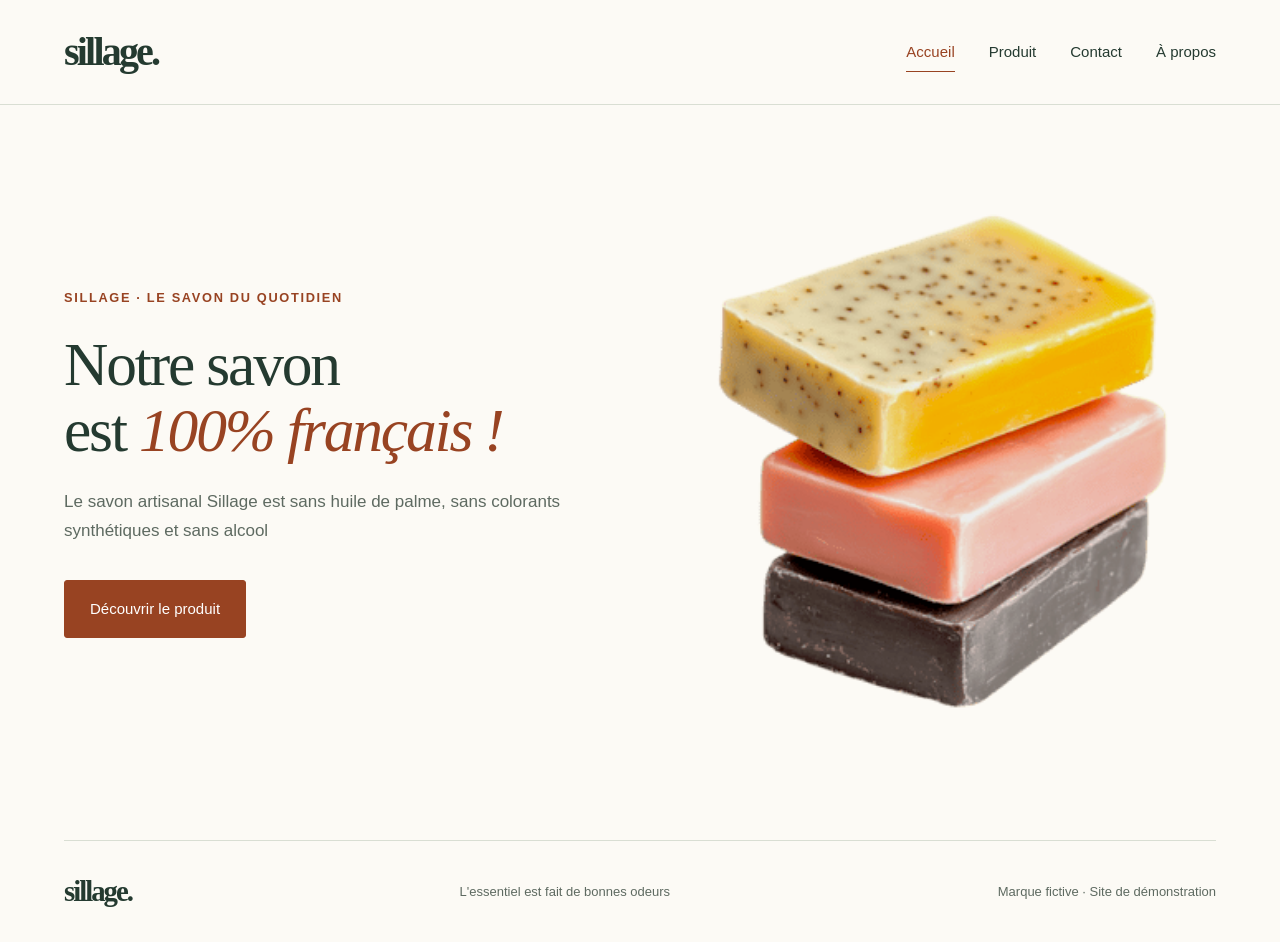
<file: index.html>
<!DOCTYPE html>
<html lang="fr">
<head>
    <meta charset="UTF-8">
    <meta name="viewport" content="width=device-width, initial-scale=1.0">
    <meta name="description" content="Sillage, un modèle de site pour une marque de savon.">
    <title>Accueil — Sillage</title>
    <link rel="icon" type="image/x-icon" href="favicon.ico">

    <link rel="stylesheet" href="styles.css">
</head>
<body>
    <a class="lien-evitement" href="#contenu">Aller au contenu</a>

    <header class="entete">
        <div class="conteneur barre-navigation">
            <a class="logo" href="index.html" aria-label="Sillage, accueil">sillage.</a>

            <nav class="navigation" aria-label="Navigation principale">
                <a href="index.html" aria-current="page">Accueil</a>
                <a href="produit.html">Produit</a>
                <a href="contact.html">Contact</a>
                <a href="a-propos.html">À propos</a>
            </nav>
        </div>
    </header>

    <main id="contenu" class="conteneur">
        <section class="accueil">
            <div class="texte-accueil">
                <p class="surtitre">Sillage · Le savon du quotidien</p>
                <h1>Notre savon<br>est <em>100% français !</em></h1>
                <p class="description">
                    Le savon artisanal Sillage est sans huile de palme,
                    sans colorants synthétiques et sans alcool
                </p>
                <a class="bouton" href="produit.html">Découvrir le produit</a>
            </div>

            <figure class="visuel-produit">
                <img
                    src="images/savon.png"
                    alt="Emplacement prévu pour la photo du savon"
                    width="1000"
                    height="1100"
                    class="photo-produit"
                >
                <figcaption> L'essentiel est fait de bonnes odeurs </figcaption>
            </figure>
        </section>
    </main>

    <footer class="pied-page conteneur">
        <a class="logo" href="index.html">sillage.</a>
        <p>L'essentiel est fait de bonnes odeurs</p>
        <small>Marque fictive · Site de démonstration</small>
    </footer>
</body>
</html>
</file>
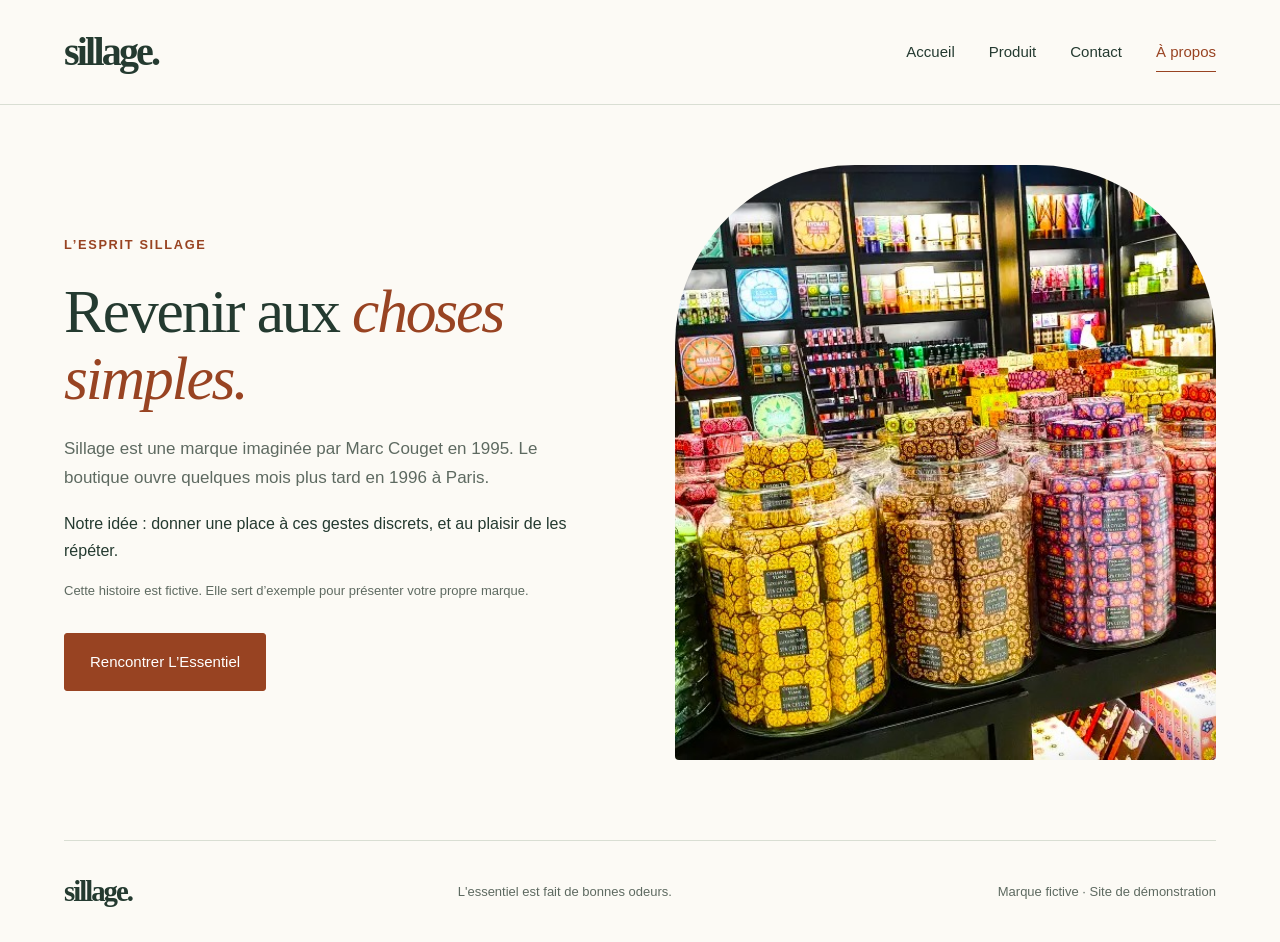
<file: a-propos.html>
<!DOCTYPE html>
<html lang="fr">
<head>
    <meta charset="UTF-8">
    <meta name="viewport" content="width=device-width, initial-scale=1.0">
    <meta name="description" content="Sillage, un modèle de site pour une marque de savon.">
    <title>À propos — Sillage</title>
        <link rel="icon" type="image/x-icon" href="favicon.ico">


    <link rel="stylesheet" href="styles.css">
</head>
<body>
    <a class="lien-evitement" href="#contenu">Aller au contenu</a>

    <header class="entete">
        <div class="conteneur barre-navigation">
            <a class="logo" href="index.html" aria-label="Sillage, accueil">sillage.</a>

            <nav class="navigation" aria-label="Navigation principale">
                <a href="index.html">Accueil</a>
                <a href="produit.html">Produit</a>
                <a href="contact.html">Contact</a>
                <a href="a-propos.html" aria-current="page">À propos</a>
            </nav>
        </div>
    </header>

    <main id="contenu" class="conteneur">
        <section class="a-propos">
            <div>
                <p class="surtitre">L’esprit Sillage</p>
                <h1>Revenir aux <em>choses simples.</em></h1>
                <p class="description">
                    Sillage est une marque imaginée par Marc Couget en 1995.
                    Le boutique ouvre quelques mois plus tard en 1996 à Paris.

                </p>
                <p>
                    Notre idée : donner une place à ces gestes discrets,
                    et au plaisir de les répéter.
                </p>
                <p class="precision">
                    Cette histoire est fictive. Elle sert d’exemple pour présenter votre propre marque.
                </p>
                <a class="bouton" href="produit.html">Rencontrer L’Essentiel</a>
            </div>

            <figure class="visuel-produit">
                <img
                    src="images/atelier.png"
                    alt="Emplacement prévu pour une photo de la marque ou de l’atelier"
                    width="1000"
                    height="1100"
                    class="photo-produit"
                >
                <figcaption>Les coulisses de Sillage.</figcaption>
            </figure>
        </section>
    </main>

    <footer class="pied-page conteneur">
        <a class="logo" href="index.html">sillage.</a>
        <p> L'essentiel est fait de bonnes odeurs. </p>
        <small>Marque fictive · Site de démonstration</small>
    </footer>
</body>
</html>
</file>
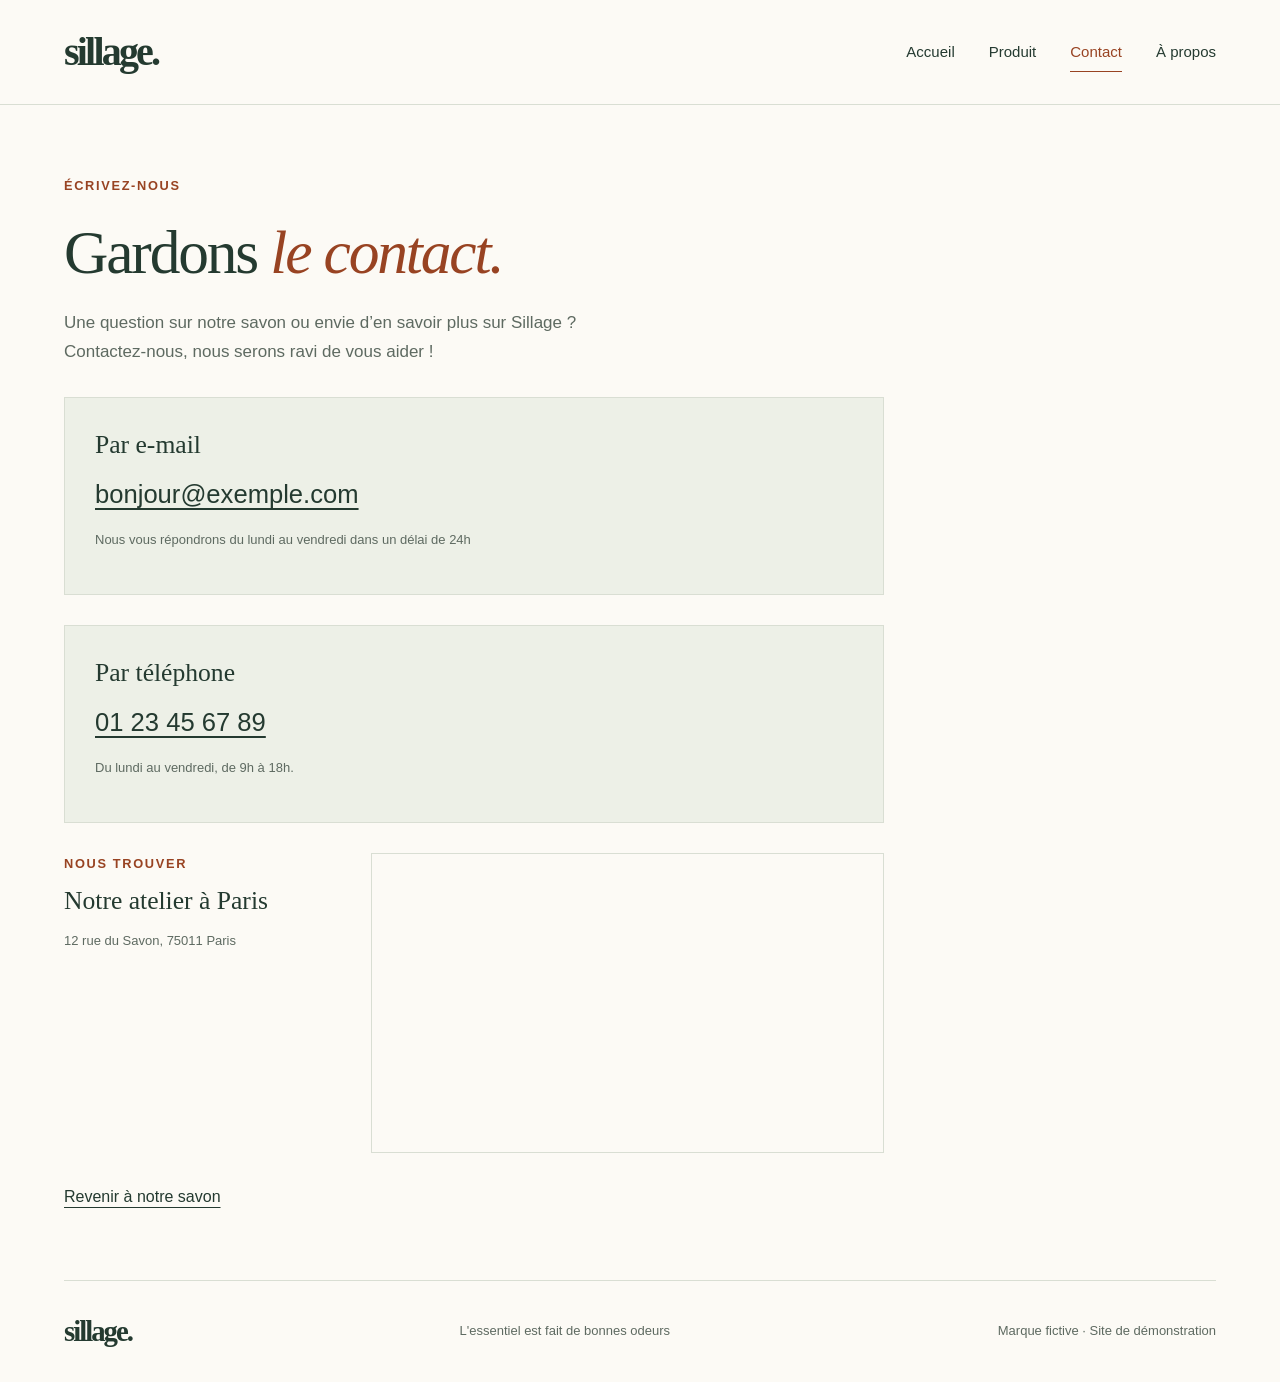
<file: contact.html>
<!DOCTYPE html>
<html lang="fr">
<head>
    <meta charset="UTF-8">
    <meta name="viewport" content="width=device-width, initial-scale=1.0">
    <meta name="description" content="Sillage, un modèle de site pour une marque de savon.">
    <title>Contact — Sillage</title>
    <link rel="icon" type="image/x-icon" href="favicon.ico">

    <link rel="stylesheet" href="styles.css">
</head>
<body>
    <a class="lien-evitement" href="#contenu">Aller au contenu</a>

    <header class="entete">
        <div class="conteneur barre-navigation">
            <a class="logo" href="index.html" aria-label="Sillage, accueil">sillage.</a>

            <nav class="navigation" aria-label="Navigation principale">
                <a href="index.html">Accueil</a>
                <a href="produit.html">Produit</a>
                <a href="contact.html" aria-current="page">Contact</a>
                <a href="a-propos.html">À propos</a>
            </nav>
        </div>
    </header>

    <main id="contenu" class="conteneur">
        <section class="page-texte">
            <p class="surtitre">Écrivez-nous</p>
            <h1>Gardons <em>le contact.</em></h1>
            <p class="description">
                Une question sur notre savon ou envie d’en savoir plus sur Sillage ?
                Contactez-nous, nous serons ravi de vous aider !
            </p>

            <div class="carte-contact">
                <h2>Par e-mail</h2>

                <a class="lien-contact" href="mailto:bonjour@example.com">bonjour@exemple.com</a>
                <p class="precision"> Nous vous répondrons du lundi au vendredi dans un délai de 24h</p>
            </div>

            <div class="carte-contact">
                <h2>Par téléphone</h2>
                <a class="lien-contact" href="tel:+33123456789">01 23 45 67 89</a>
                <p class="precision">Du lundi au vendredi, de 9h à 18h.</p>
            </div>

            <section class="bloc-carte" aria-labelledby="titre-carte">
                <div>
                    <p class="surtitre">Nous trouver</p>
                    <h2 id="titre-carte">Notre atelier à Paris</h2>
                    <p class="precision">12 rue du Savon, 75011 Paris</p>
                </div>
                <iframe
                    class="carte-google"
                    title="Plan d’accès à l’atelier Sillage à Paris"
                    src="https://www.google.com/maps?q=12+rue+du+Savon,+75011+Paris&output=embed"
                    loading="lazy"
                    referrerpolicy="no-referrer-when-downgrade">
                </iframe>
            </section>

            <a class="lien-texte" href="produit.html">Revenir à notre savon</a>
        </section>
    </main>

 
    <footer class="pied-page conteneur">
        <a class="logo" href="index.html">sillage.</a>
        <p>L'essentiel est fait de bonnes odeurs</p>
        <small>Marque fictive · Site de démonstration</small>
    </footer>
</body>
</html>
</file>
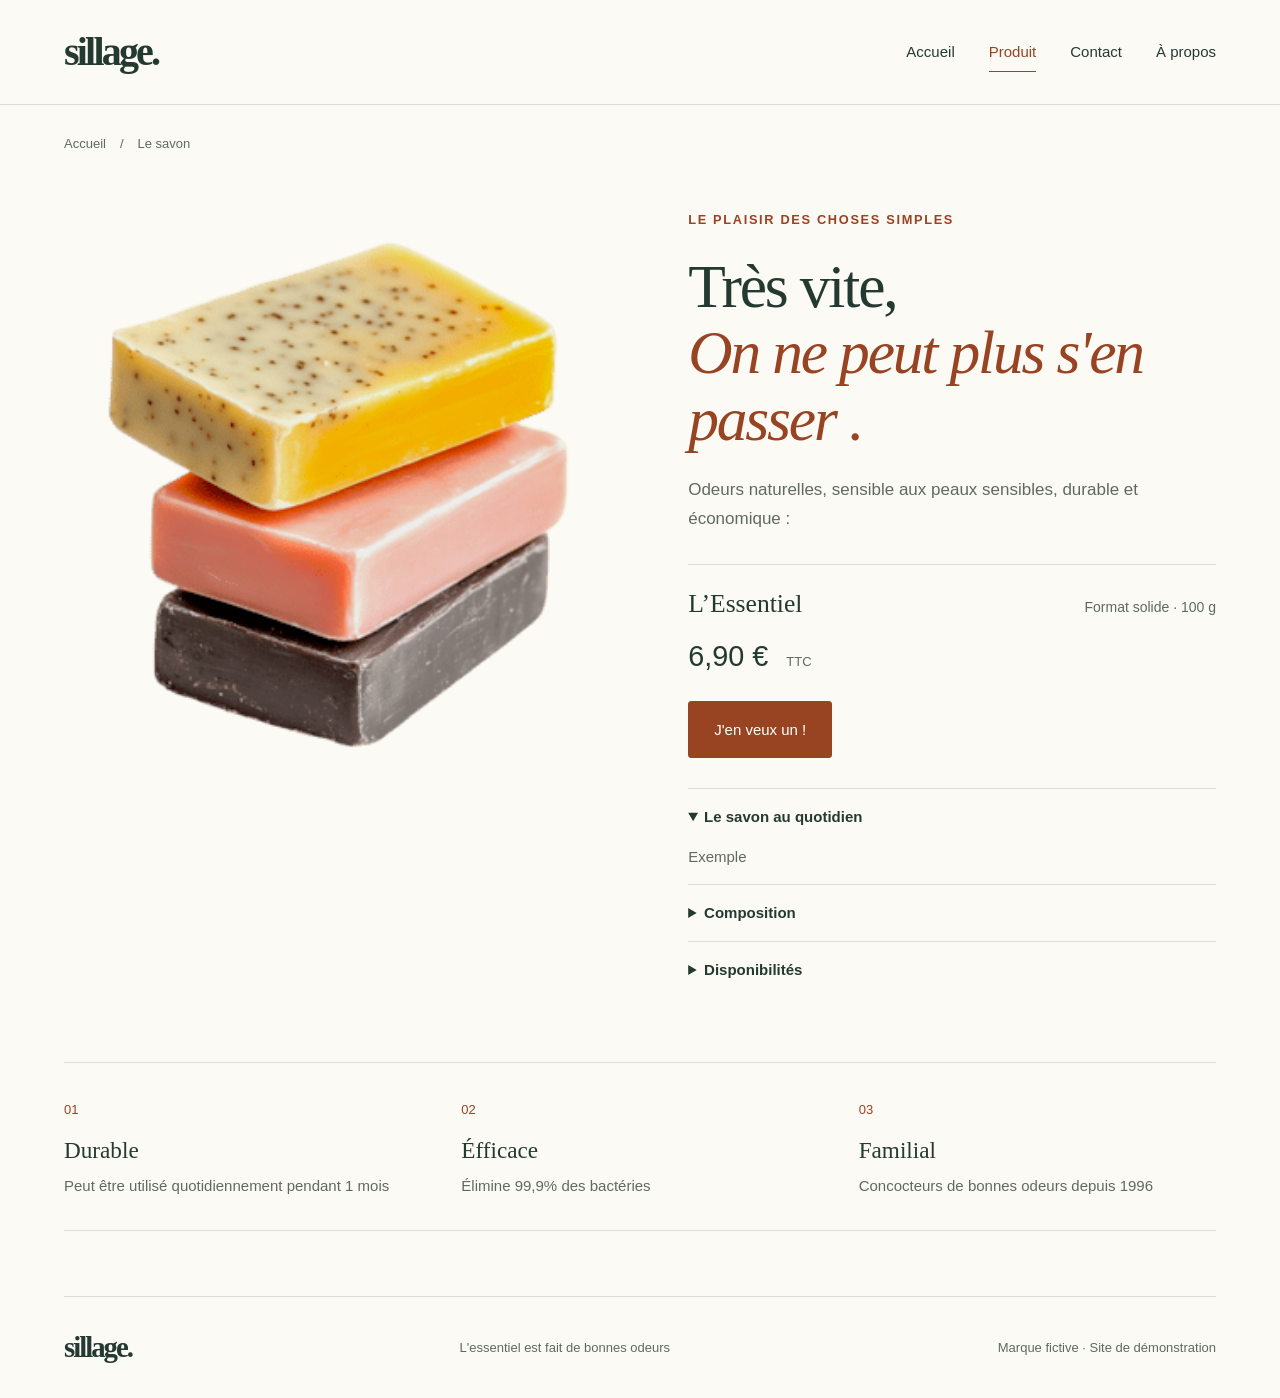
<file: produit.html>
<!DOCTYPE html>
<html lang="fr">
<head>
    <meta charset="UTF-8">
    <meta name="viewport" content="width=device-width, initial-scale=1.0">
    <meta name="description" content="Sillage, un modèle de site pour une marque de savon.">
    <title>Le savon — Sillage</title>
    <link rel="icon" type="image/x-icon" href="favicon.ico">

    <link rel="stylesheet" href="styles.css">
</head>
<body>
    <a class="lien-evitement" href="#contenu">Aller au contenu</a>

    <header class="entete">
        <div class="conteneur barre-navigation">
            <a class="logo" href="index.html" aria-label="Sillage, accueil">sillage.</a>

            <nav class="navigation" aria-label="Navigation principale">
                <a href="index.html">Accueil</a>
                <a href="produit.html" aria-current="page">Produit</a>
                <a href="contact.html">Contact</a>
                <a href="a-propos.html">À propos</a>
            </nav>
        </div>
    </header>

    <main id="contenu" class="conteneur">
        <p class="fil-ariane">
            <a href="index.html">Accueil</a>
            <span aria-hidden="true">/</span>
            Le savon
        </p>

        <section class="produit" aria-labelledby="titre-produit">
            <figure class="visuel-produit">
                <img
                    src="images/savon.png"
                    alt="Emplacement prévu pour la photo du savon"
                    width="1000"
                    height="1100"
                    class="photo-produit"
                >
                <figcaption>Le savon Sillage · Collection quotidienne</figcaption>
            </figure>

            <div class="presentation-produit">
                <p class="surtitre">Le plaisir des choses simples</p>
                <h1 id="titre-produit">Très vite,<br><em> On ne peut plus s'en passer .</em></h1>
                <p class="description">
                    Odeurs naturelles, sensible aux peaux sensibles, durable et économique :
                </p>

                <div class="identite-produit">
                    <h2>L’Essentiel</h2>
                    <span>Format solide · 100 g</span>
                </div>
                <p class="prix">6,90 € <small>TTC</small></p>

                <a class="bouton" href="contact.html"> J'en veux un !</a>
                <p class="precision"></p>

                <div class="informations-produit">
                    <details open>
                        <summary>Le savon au quotidien</summary>
                        <p>
                            Exemple
                        </p>
                    </details>
                    <details>
                        <summary>Composition</summary>
                        <p> Exemple </p>
                    </details>
                    <details>
                        <summary>Disponibilités</summary>
                        <p>
                            Exemple
                        </p>
                    </details>
                </div>
            </div>
        </section>

        <section class="points-cles" aria-label="L’esprit du produit">
            <div>
                <span class="numero">01</span>
                <h2>Durable</h2>
                <p> Peut être utilisé quotidiennement pendant 1 mois </p>
            </div>
            <div>
                <span class="numero">02</span>
                <h2> Éfficace</h2>
                <p> Élimine 99,9% des bactéries </p>
            </div>
            <div>
                <span class="numero">03</span>
                <h2> Familial </h2>
                <p> Concocteurs de bonnes odeurs depuis 1996 </p>
            </div>
        </section>
    </main>

    <footer class="pied-page conteneur">
        <a class="logo" href="index.html">sillage.</a>
        <p>L'essentiel est fait de bonnes odeurs</p>
        <small>Marque fictive · Site de démonstration</small>
    </footer>
</body>
</html>
</file>
<file: styles.css>
:root {
    --couleur-fond: #fcfaf5;
    --couleur-texte: #243a30;
    --couleur-secondaire: #5e6a61;
    --couleur-accent: #984322;
    --couleur-accent-survol: #743117;
    --couleur-bordure: #d9ded3;
    --couleur-surface: #edf0e7;
    --largeur-contenu: 1200px;
    --police-texte: Arial, Helvetica, sans-serif;
    --police-titre: Georgia, "Times New Roman", serif;
}

* {
    box-sizing: border-box;
}

body {
    margin: 0;
    background-color: var(--couleur-fond);
    color: var(--couleur-texte);
    font-family: var(--police-texte);
    font-size: 1rem;
    line-height: 1.7;
}

.conteneur {
    width: min(var(--largeur-contenu), 90%);
    margin-inline: auto;
}

h1,
h2,
p,
figure {
    margin-top: 0;
}

h1,
h2 {
    font-family: var(--police-titre);
    font-weight: normal;
}

h1 {
    margin-bottom: 24px;
    font-size: clamp(2.75rem, 4.8vw, 4.5rem);
    line-height: 1.08;
    letter-spacing: -0.035em;
}

h1 em {
    color: var(--couleur-accent);
    font-weight: normal;
}

h2 {
    font-size: 1.6rem;
    line-height: 1.3;
}

a {
    color: inherit;
}

img {
    display: block;
    max-width: 100%;
}

.surtitre {
    margin-bottom: 22px;
    color: var(--couleur-accent);
    font-size: 0.8rem;
    font-weight: bold;
    letter-spacing: 0.13em;
    text-transform: uppercase;
}

.description {
    max-width: 520px;
    color: var(--couleur-secondaire);
    font-size: 1.0625rem;
}

.precision {
    margin-top: 12px;
    color: var(--couleur-secondaire);
    font-size: 0.8125rem;
}

a:focus-visible,
summary:focus-visible {
    outline: 3px solid var(--couleur-accent);
    outline-offset: 5px;
}

.lien-evitement {
    position: absolute;
    top: 12px;
    left: 12px;
    z-index: 10;
    padding: 10px 18px;
    background-color: var(--couleur-texte);
    color: white;
    transform: translateY(-200%);
}

.lien-evitement:focus {
    transform: translateY(0);
}

.entete {
    border-bottom: 1px solid var(--couleur-bordure);
}

.barre-navigation {
    display: flex;
    align-items: center;
    justify-content: space-between;
    gap: 24px;
    min-height: 100px;
    padding-block: 18px;
}

.logo {
    font-family: var(--police-titre);
    font-size: 2.5rem;
    font-weight: bold;
    letter-spacing: -0.07em;
    text-decoration: none;
}

.navigation {
    display: flex;
    flex-wrap: wrap;
    gap: 34px;
}

.navigation a {
    padding-block: 7px;
    border-bottom: 1px solid transparent;
    font-size: 0.9375rem;
    text-decoration: none;
}

.navigation a:hover,
.navigation a[aria-current="page"] {
    border-bottom-color: var(--couleur-accent);
    color: var(--couleur-accent);
}

.bouton {
    display: inline-block;
    padding: 15px 25px;
    border: 1px solid var(--couleur-accent);
    border-radius: 3px;
    background-color: var(--couleur-accent);
    color: white;
    font-size: 0.9375rem;
    text-align: center;
    text-decoration: none;
    transition: background-color 0.2s;
}

.bouton:hover {
    background-color: var(--couleur-accent-survol);
}

.lien-texte {
    text-underline-offset: 5px;
}

.fil-ariane {
    display: flex;
    flex-wrap: wrap;
    gap: 14px;
    margin-block: 28px 36px;
    color: var(--couleur-secondaire);
    font-size: 0.8125rem;
}

.fil-ariane a {
    text-decoration: none;
}

.produit {
    display: grid;
    grid-template-columns: 1.05fr 1fr;
    align-items: start;
    gap: 70px;
}

.produit > *,
.accueil > *,
.a-propos > * {
    min-width: 0;
}

.visuel-produit {
    width: 100%;
    aspect-ratio: 10 / 11;
    margin: 0;
    overflow: hidden;
    border-radius: 180px 180px 4px 4px;
}

.photo-produit {
    width: 100%;
    height: 100%;
    object-fit: cover;
}

.visuel-produit figcaption {
    margin-top: 16px;
    color: var(--couleur-secondaire);
    font-size: 0.8125rem;
    text-align: center;
}

.presentation-produit {
    padding-top: 18px;
}

.identite-produit {
    display: flex;
    align-items: baseline;
    justify-content: space-between;
    flex-wrap: wrap;
    gap: 8px 20px;
    margin-top: 30px;
    padding-top: 22px;
    border-top: 1px solid var(--couleur-bordure);
}

.identite-produit h2 {
    margin-bottom: 0;
}

.identite-produit span {
    color: var(--couleur-secondaire);
    font-size: 0.875rem;
}

.prix {
    margin-block: 12px 20px;
    font-size: 1.8rem;
}

.prix small {
    margin-left: 10px;
    color: var(--couleur-secondaire);
    font-size: 0.8125rem;
}

.informations-produit {
    margin-top: 30px;
}

details {
    padding-block: 15px;
    border-top: 1px solid var(--couleur-bordure);
}

summary {
    cursor: pointer;
    font-size: 0.9375rem;
    font-weight: bold;
}

details p {
    margin-block: 14px 0;
    color: var(--couleur-secondaire);
    font-size: 0.9375rem;
}

.points-cles {
    display: grid;
    grid-template-columns: repeat(3, 1fr);
    gap: 40px;
    margin-block: 65px;
    padding-block: 32px;
    border-top: 1px solid var(--couleur-bordure);
    border-bottom: 1px solid var(--couleur-bordure);
}

.numero {
    color: var(--couleur-accent);
    font-size: 0.8125rem;
}

.points-cles h2 {
    margin-block: 12px 8px;
    font-size: 1.45rem;
}

.points-cles p {
    margin-bottom: 0;
    color: var(--couleur-secondaire);
    font-size: 0.9375rem;
}

.accueil,
.a-propos {
    display: grid;
    grid-template-columns: 1fr 1fr;
    align-items: center;
    gap: 70px;
    padding-block: 60px 80px;
}

.texte-accueil .bouton,
.a-propos .bouton {
    margin-top: 18px;
}

.page-texte {
    max-width: 820px;
    min-height: 65vh;
    padding-block: 70px;
}

.carte-contact {
    margin-block: 30px;
    padding: 30px;
    border: 1px solid var(--couleur-bordure);
    background-color: var(--couleur-surface);
}

.carte-contact h2 {
    margin-bottom: 12px;
}

.lien-contact {
    font-size: clamp(1.1rem, 3vw, 1.6rem);
    overflow-wrap: anywhere;
    text-underline-offset: 5px;
}

.bloc-carte {
    display: grid;
    grid-template-columns: minmax(180px, 0.7fr) minmax(0, 1.3fr);
    gap: 30px;
    align-items: start;
    margin-block: 30px;
}

.bloc-carte .surtitre {
    margin-bottom: 10px;
}

.bloc-carte h2 {
    margin-bottom: 10px;
}

.carte-google {
    width: 100%;
    min-height: 300px;
    border: 1px solid var(--couleur-bordure);
}

.pied-page {
    display: flex;
    align-items: center;
    justify-content: space-between;
    flex-wrap: wrap;
    gap: 16px 30px;
    padding-block: 26px;
    border-top: 1px solid var(--couleur-bordure);
}

.pied-page .logo {
    font-size: 1.8rem;
}

.pied-page p,
.pied-page small {
    margin: 0;
    color: var(--couleur-secondaire);
    font-size: 0.8125rem;
}

@media (max-width: 900px) {
    .produit,
    .accueil,
    .a-propos {
        gap: 32px;
    }

    .navigation {
        gap: 22px;
    }

    .points-cles {
        gap: 24px;
    }
}

@media (max-width: 650px) {
    .barre-navigation {
        flex-direction: column;
        gap: 10px;
    }

    .navigation {
        justify-content: center;
        gap: 12px 22px;
    }

    .navigation a {
        font-size: 0.875rem;
    }

    .produit,
    .accueil,
    .a-propos,
    .bloc-carte {
        grid-template-columns: 1fr;
    }

    .presentation-produit {
        padding-top: 0;
    }

    .photo-produit {
        max-height: 470px;
        border-radius: 120px 120px 4px 4px;
    }

    .points-cles {
        grid-template-columns: 1fr;
        gap: 28px;
        margin-block: 40px;
    }

    .accueil,
    .a-propos,
    .page-texte {
        padding-block: 38px 50px;
    }

    .pied-page {
        flex-direction: column;
        align-items: flex-start;
    }
}

@media (prefers-reduced-motion: reduce) {
    .bouton {
        transition: none;
    }
}
</file>
